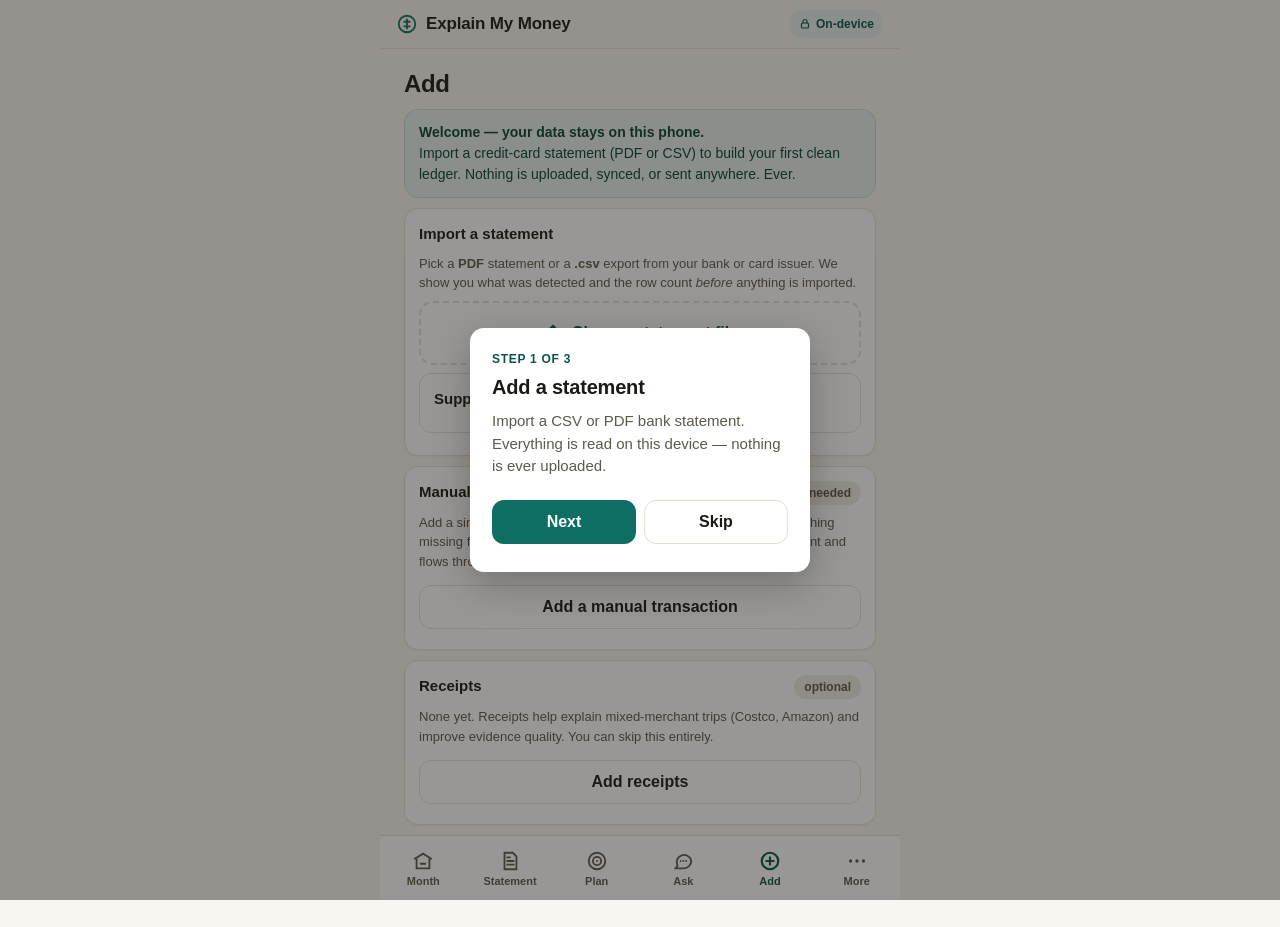
<file: index.html>
<!DOCTYPE html>
<html lang="en">
<head>
  <meta charset="utf-8">
  <!-- Mobile viewport: no zoom traps, respects safe areas -->
  <meta name="viewport" content="width=device-width, initial-scale=1, viewport-fit=cover">
  <meta name="theme-color" content="#1a5c3f">
  <meta name="description" content="Explain My Money — know where your money went, without connecting your bank. All processing happens on this device.">
  <title>Explain My Money</title>
  <!-- PWA / iOS install -->
  <link rel="manifest" href="manifest.webmanifest">
  <link rel="apple-touch-icon" href="icons/apple-touch-icon.png">
  <link rel="icon" type="image/png" sizes="192x192" href="icons/icon-192.png">
  <meta name="mobile-web-app-capable" content="yes">
  <meta name="apple-mobile-web-app-capable" content="yes">
  <meta name="apple-mobile-web-app-status-bar-style" content="default">
  <meta name="apple-mobile-web-app-title" content="My Money">
  <link rel="stylesheet" href="css/styles.css">
</head>
<body>
  <noscript>
    <p style="padding:2rem;font-family:system-ui">Explain My Money needs JavaScript to run its on-device pipeline. No data ever leaves this device.</p>
  </noscript>

  <div id="app" class="app" aria-live="off">
    <header class="topbar" id="topbar">
      <div class="brand">
        <span class="brand-mark" aria-hidden="true">
          <!-- inline SVG: simple ledger/coin mark, no external assets -->
          <svg viewBox="0 0 24 24" width="22" height="22" fill="none" stroke="currentColor" stroke-width="2" stroke-linecap="round">
            <circle cx="12" cy="12" r="9"/>
            <path d="M12 7v10M9 9.5h6M9 14.5h6"/>
          </svg>
        </span>
        <span class="brand-name">Explain My Money</span>
      </div>
      <span class="offline-badge" title="All financial processing happens on this device. The only network use is optional AI phrasing, sent only after you preview and approve it.">
        <svg viewBox="0 0 24 24" width="12" height="12" fill="none" stroke="currentColor" stroke-width="2.4" stroke-linecap="round" aria-hidden="true">
          <rect x="5" y="10" width="14" height="10" rx="2"/><path d="M8 10V7a4 4 0 0 1 8 0v3"/>
        </svg>
        On-device
      </span>
    </header>

    <main id="view" class="view" tabindex="-1"></main>

    <nav class="tabbar" id="tabbar" aria-label="Primary">
      <button type="button" class="tab" data-action="tab" data-tab="month" aria-label="Your Month">
        <svg viewBox="0 0 24 24" width="22" height="22" fill="none" stroke="currentColor" stroke-width="2" stroke-linecap="round" aria-hidden="true">
          <path d="M3 9.5 12 4l9 5.5"/><path d="M5 10v10h14V10"/><path d="M9.5 15h5"/>
        </svg>
        <span>Month</span>
      </button>
      <button type="button" class="tab" data-action="tab" data-tab="statement" aria-label="Clean statement">
        <svg viewBox="0 0 24 24" width="22" height="22" fill="none" stroke="currentColor" stroke-width="2" stroke-linecap="round" aria-hidden="true">
          <path d="M6 3h9l4 4v14H6z"/><path d="M9 12h7M9 16h7M9 8h3"/>
        </svg>
        <span>Statement</span>
      </button>
      <button type="button" class="tab" data-action="tab" data-tab="plan" aria-label="Plan">
        <svg viewBox="0 0 24 24" width="22" height="22" fill="none" stroke="currentColor" stroke-width="2" stroke-linecap="round" aria-hidden="true">
          <circle cx="12" cy="12" r="9"/><circle cx="12" cy="12" r="4.5"/><circle cx="12" cy="12" r="1" fill="currentColor" stroke="none"/>
        </svg>
        <span>Plan</span>
      </button>
      <button type="button" class="tab" data-action="tab" data-tab="ask" aria-label="Ask about your money">
        <svg viewBox="0 0 24 24" width="22" height="22" fill="none" stroke="currentColor" stroke-width="2" stroke-linecap="round" aria-hidden="true">
          <path d="M21 12a8 8 0 0 1-8 8H4l2-3a8 8 0 1 1 15-5z"/><path d="M9.5 12h.01M12.5 12h.01M15.5 12h.01"/>
        </svg>
        <span>Ask</span>
      </button>
      <button type="button" class="tab" data-action="tab" data-tab="add" aria-label="Add statements or receipts">
        <svg viewBox="0 0 24 24" width="22" height="22" fill="none" stroke="currentColor" stroke-width="2" stroke-linecap="round" aria-hidden="true">
          <circle cx="12" cy="12" r="9"/><path d="M12 8v8M8 12h8"/>
        </svg>
        <span>Add</span>
      </button>
      <button type="button" class="tab" data-action="tab" data-tab="more" aria-label="More: rules and privacy">
        <svg viewBox="0 0 24 24" width="22" height="22" fill="currentColor" aria-hidden="true">
          <circle cx="5" cy="12" r="1.8"/><circle cx="12" cy="12" r="1.8"/><circle cx="19" cy="12" r="1.8"/>
        </svg>
        <span>More</span>
      </button>
    </nav>
  </div>

  <script src="vendor/pdf.min.js"></script>
  <script src="vendor/tesseract.min.js"></script>
  <script src="js/engine.js"></script>
  <script src="js/parsers.js"></script>
  <script src="js/store.js"></script>
  <script src="js/ocr.js"></script>
  <script src="js/llm.js"></script>
  <script src="js/app.js"></script>
  <script>
    // PWA: offline shell via service worker (app itself makes zero network calls).
    if ('serviceWorker' in navigator && /^https?:$/.test(location.protocol)) {
      window.addEventListener('load', function () {
        navigator.serviceWorker.register('sw.js').catch(function () {});
      });
    }
  </script>
</body>
</html>
</file>
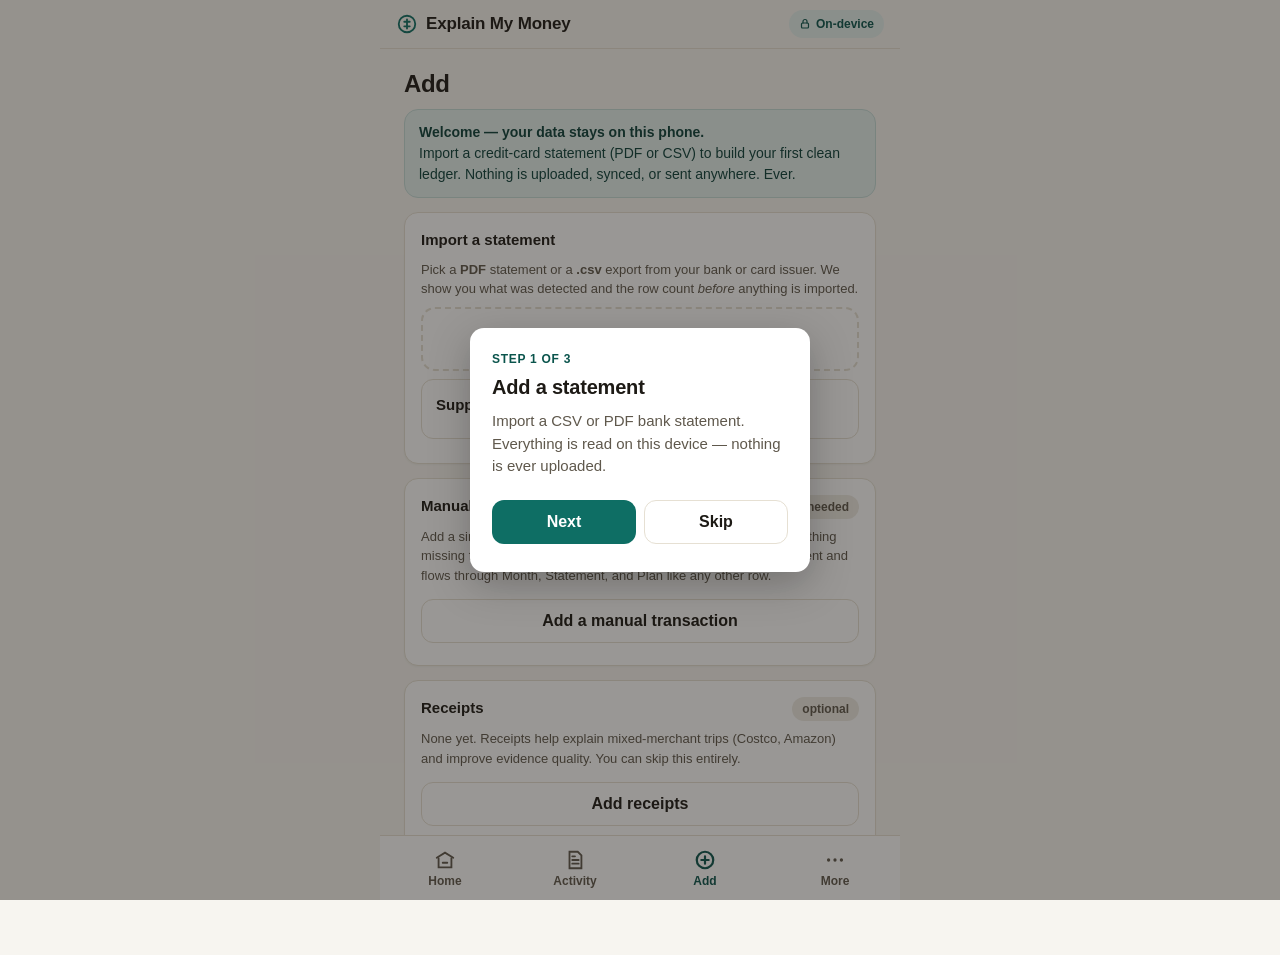
<file: apps/web/index.html>
<!DOCTYPE html>
<html lang="en">
<head>
  <meta charset="utf-8">
  <!-- Mobile viewport: no zoom traps, respects safe areas -->
  <meta name="viewport" content="width=device-width, initial-scale=1, viewport-fit=cover">
  <meta name="theme-color" content="#1a5c3f">
  <meta name="description" content="Explain My Money — know where your money went, without connecting your bank. All processing happens on this device.">
  <title>Explain My Money</title>
  <!-- PWA / iOS install -->
  <link rel="manifest" href="manifest.webmanifest">
  <link rel="apple-touch-icon" href="icons/apple-touch-icon.png">
  <link rel="icon" type="image/png" sizes="192x192" href="icons/icon-192.png">
  <meta name="mobile-web-app-capable" content="yes">
  <meta name="apple-mobile-web-app-capable" content="yes">
  <meta name="apple-mobile-web-app-status-bar-style" content="default">
  <meta name="apple-mobile-web-app-title" content="My Money">
  <link rel="stylesheet" href="css/styles.css">
</head>
<body>
  <noscript>
    <p style="padding:2rem;font-family:system-ui">Explain My Money needs JavaScript to run its on-device pipeline. No data ever leaves this device.</p>
  </noscript>

  <div id="app" class="app" aria-live="off">
    <header class="topbar" id="topbar">
      <div class="brand">
        <span class="brand-mark" aria-hidden="true">
          <!-- inline SVG: simple ledger/coin mark, no external assets -->
          <svg viewBox="0 0 24 24" width="22" height="22" fill="none" stroke="currentColor" stroke-width="2" stroke-linecap="round">
            <circle cx="12" cy="12" r="9"/>
            <path d="M12 7v10M9 9.5h6M9 14.5h6"/>
          </svg>
        </span>
        <span class="brand-name">Explain My Money</span>
      </div>
      <span class="offline-badge" title="All financial processing happens on this device. The only network use is optional AI phrasing, sent only after you preview and approve it.">
        <svg viewBox="0 0 24 24" width="12" height="12" fill="none" stroke="currentColor" stroke-width="2.4" stroke-linecap="round" aria-hidden="true">
          <rect x="5" y="10" width="14" height="10" rx="2"/><path d="M8 10V7a4 4 0 0 1 8 0v3"/>
        </svg>
        On-device
      </span>
    </header>

    <main id="view" class="view" tabindex="-1"></main>

    <nav class="tabbar" id="tabbar" aria-label="Primary">
      <button type="button" class="tab" data-action="tab" data-tab="home" aria-label="Home">
        <svg viewBox="0 0 24 24" width="22" height="22" fill="none" stroke="currentColor" stroke-width="2" stroke-linecap="round" aria-hidden="true">
          <path d="M3 9.5 12 4l9 5.5"/><path d="M5 10v10h14V10"/><path d="M9.5 15h5"/>
        </svg>
        <span>Home</span>
      </button>
      <button type="button" class="tab" data-action="tab" data-tab="activity" aria-label="Activity: transactions and review">
        <svg viewBox="0 0 24 24" width="22" height="22" fill="none" stroke="currentColor" stroke-width="2" stroke-linecap="round" aria-hidden="true">
          <path d="M6 3h9l4 4v14H6z"/><path d="M9 12h7M9 16h7M9 8h3"/>
        </svg>
        <span>Activity</span>
      </button>
      <button type="button" class="tab" data-action="tab" data-tab="add" aria-label="Add statements or receipts">
        <svg viewBox="0 0 24 24" width="22" height="22" fill="none" stroke="currentColor" stroke-width="2" stroke-linecap="round" aria-hidden="true">
          <circle cx="12" cy="12" r="9"/><path d="M12 8v8M8 12h8"/>
        </svg>
        <span>Add</span>
      </button>
      <button type="button" class="tab" data-action="tab" data-tab="more" aria-label="More: rules, plan and privacy">
        <svg viewBox="0 0 24 24" width="22" height="22" fill="currentColor" aria-hidden="true">
          <circle cx="5" cy="12" r="1.8"/><circle cx="12" cy="12" r="1.8"/><circle cx="19" cy="12" r="1.8"/>
        </svg>
        <span>More</span>
      </button>
    </nav>
  </div>

  <script src="vendor/pdf.min.js"></script>
  <script src="vendor/tesseract.min.js"></script>
  <script src="js/engine.js"></script>
  <script src="js/generic-table.js"></script>
  <script src="js/parsers.js"></script>
  <script src="js/store.js"></script>
  <script src="js/ocr.js"></script>
  <script src="js/llm.js"></script>
  <script src="js/lookup.js"></script>
  <script src="js/app.js"></script>
  <script>
    // PWA: offline shell via service worker (app itself makes zero network calls).
    if ('serviceWorker' in navigator && /^https?:$/.test(location.protocol)) {
      window.addEventListener('load', function () {
        navigator.serviceWorker.register('sw.js').catch(function () {});
      });
    }
  </script>
</body>
</html>
</file>
<file: css/styles.css>
/* Explain My Money — Gate 1 mobile web UI
   Mobile-first, no framework. System font stack only (no webfonts = no network).
   Calm palette, high contrast, touch targets >= 44px. */

:root {
  --bg: #f7f5f0;
  --card: #ffffff;
  --ink: #1d1a15;
  --muted: #5f584c;
  --faint: #8a8175;
  --line: #e6e0d3;
  --accent: #0e6e64;        /* deep teal */
  --accent-dark: #0a544c;
  --accent-soft: #e3efec;
  --warn: #8a5a00;
  --warn-soft: #faf0d7;
  --danger: #a4261f;
  --danger-soft: #f9e4e1;
  --ok: #1e6b34;
  --ok-soft: #e2f0e5;
  --radius: 14px;
  --tap: 44px;              /* minimum touch target */
  --maxw: 520px;
  --tabbar-h: 64px;
}

* { box-sizing: border-box; }
html { -webkit-text-size-adjust: 100%; }
body {
  margin: 0;
  background: var(--bg);
  color: var(--ink);
  font-family: -apple-system, BlinkMacSystemFont, "Segoe UI", Roboto, Helvetica, Arial, sans-serif;
  font-size: 16px;
  line-height: 1.5;
  -webkit-tap-highlight-color: transparent;
}

.app {
  max-width: var(--maxw);
  margin: 0 auto;
  min-height: 100dvh;
  display: flex;
  flex-direction: column;
  background: var(--bg);
}

/* ---------- top bar ---------- */
.topbar {
  position: sticky;
  top: 0;
  z-index: 20;
  display: flex;
  align-items: center;
  justify-content: space-between;
  padding: calc(10px + env(safe-area-inset-top)) 16px 10px;
  background: var(--bg);
  border-bottom: 1px solid var(--line);
}
.brand { display: flex; align-items: center; gap: 8px; }
.brand-mark { color: var(--accent); display: inline-flex; }
.brand-name { font-weight: 700; font-size: 17px; letter-spacing: -0.01em; }
.offline-badge {
  display: inline-flex; align-items: center; gap: 5px;
  font-size: 12px; font-weight: 600; color: var(--accent-dark);
  background: var(--accent-soft); border-radius: 999px; padding: 5px 10px;
  white-space: nowrap;
}

/* ---------- main view ---------- */
.view {
  flex: 1;
  padding: 16px 16px calc(var(--tabbar-h) + 28px + env(safe-area-inset-bottom));
  width: 100%;
}
.view:focus { outline: none; }

/* ---------- bottom tab bar ---------- */
.tabbar {
  position: fixed;
  bottom: 0; left: 0; right: 0;
  z-index: 30;
  display: flex;
  max-width: var(--maxw);
  margin: 0 auto;
  background: var(--card);
  border-top: 1px solid var(--line);
  padding-bottom: env(safe-area-inset-bottom);
  min-height: calc(var(--tabbar-h) + env(safe-area-inset-bottom));
}
.tab {
  flex: 1;
  display: flex; flex-direction: column; align-items: center; justify-content: center;
  gap: 3px;
  min-height: var(--tabbar-h);
  border: 0; background: none; color: var(--muted);
  font-size: 11px; font-weight: 600;
  cursor: pointer;
  padding: 6px 2px;
}
.tab svg { display: block; }
.tab.active { color: var(--accent-dark); }
.tab.active svg { stroke-width: 2.4; }
.tab:active { background: var(--accent-soft); }

/* ---------- generic components ---------- */
h1 { font-size: 24px; line-height: 1.25; margin: 4px 0 8px; letter-spacing: -0.015em; }
h2 { font-size: 18px; margin: 22px 0 8px; letter-spacing: -0.01em; }
h3 { font-size: 15px; margin: 16px 0 6px; }
p { margin: 8px 0; }
.small { font-size: 13px; color: var(--muted); }
.tiny { font-size: 12px; color: var(--faint); }

.card {
  background: var(--card);
  border: 1px solid var(--line);
  border-radius: var(--radius);
  padding: 14px;
  margin: 10px 0;
  box-shadow: 0 1px 2px rgba(30,25,15,.04);
}
.card.flush { padding: 0; overflow: hidden; }

.btn {
  display: inline-flex; align-items: center; justify-content: center; gap: 8px;
  min-height: var(--tap);
  padding: 10px 18px;
  border-radius: 12px;
  border: 1px solid transparent;
  font-size: 16px; font-weight: 600;
  cursor: pointer;
  background: var(--accent); color: #fff;
  width: 100%;
  margin: 6px 0;
}
.btn:active { background: var(--accent-dark); }
.btn.ghost { background: var(--card); color: var(--ink); border-color: var(--line); }
.btn.ghost:active { background: var(--accent-soft); }
.btn.danger { background: var(--danger); }
.btn.warn { background: var(--warn); }
.btn.smallbtn { width: auto; min-height: 40px; padding: 8px 14px; font-size: 14px; margin: 4px 4px 4px 0; }
.btn:disabled { opacity: .45; cursor: not-allowed; }
.btn-row { display: flex; gap: 8px; flex-wrap: wrap; }
.btn-row .btn { flex: 1; min-width: 140px; }

.chip {
  display: inline-flex; align-items: center;
  min-height: 40px;
  padding: 8px 14px; margin: 4px 6px 4px 0;
  border-radius: 999px;
  border: 1px solid var(--line);
  background: var(--card); color: var(--ink);
  font-size: 14px; font-weight: 600;
  cursor: pointer;
}
.chip:active { background: var(--accent-soft); border-color: var(--accent); }
.chip.on { background: var(--accent-soft); border-color: var(--accent); color: var(--accent-dark); }

.pill {
  display: inline-block;
  font-size: 12px; font-weight: 700;
  padding: 3px 10px; border-radius: 999px;
  background: var(--accent-soft); color: var(--accent-dark);
  white-space: nowrap;
}
.pill.warn { background: var(--warn-soft); color: var(--warn); }
.pill.bad { background: var(--danger-soft); color: var(--danger); }
.pill.ok { background: var(--ok-soft); color: var(--ok); }
.pill.dim { background: #efece4; color: var(--muted); }

.banner {
  border-radius: var(--radius);
  padding: 12px 14px;
  margin: 10px 0;
  font-size: 14px;
  border: 1px solid var(--line);
  background: var(--card);
}
.banner.info { background: var(--accent-soft); border-color: #c4dcd7; color: #0b3f39; }
.banner.warn { background: var(--warn-soft); border-color: #e8d5a3; color: #5c3d00; }
.banner.bad { background: var(--danger-soft); border-color: #eec2bd; color: #6d1712; }
.banner.ok { background: var(--ok-soft); border-color: #bfe0c6; color: #144a24; }

.empty {
  text-align: center; color: var(--muted);
  padding: 28px 18px; font-size: 15px;
}

/* ---------- forms ---------- */
label.f { display: block; margin: 12px 0 4px; font-weight: 600; font-size: 14px; }
input[type="text"], input[type="date"], input[type="number"], select, textarea {
  width: 100%;
  min-height: var(--tap);
  font-size: 16px; /* prevents iOS zoom */
  padding: 10px 12px;
  border: 1px solid var(--line);
  border-radius: 10px;
  background: var(--card); color: var(--ink);
  margin: 2px 0 6px;
}
textarea { min-height: 88px; resize: vertical; }
input:focus, select:focus, textarea:focus, button:focus-visible {
  outline: 3px solid var(--accent-soft);
  outline-offset: 1px;
  border-color: var(--accent);
}
.filepick {
  display: flex; align-items: center; justify-content: center; gap: 8px;
  min-height: 64px;
  border: 2px dashed var(--line); border-radius: var(--radius);
  background: var(--card); color: var(--accent-dark); font-weight: 700;
  cursor: pointer; text-align: center; padding: 12px;
  margin: 8px 0;
}
.filepick:active { background: var(--accent-soft); }
input[type="file"].hidden-file {
  position: absolute; width: 1px; height: 1px; opacity: 0; overflow: hidden;
}

/* ---------- statement / txn lists ---------- */
.tabs {
  display: flex; gap: 6px; overflow-x: auto;
  padding: 4px 2px 8px; margin: 0 -2px;
  -webkit-overflow-scrolling: touch;
}
.tabs .chip { flex: 0 0 auto; margin: 0; }
.count { font-weight: 700; background: rgba(0,0,0,.08); border-radius: 999px; padding: 0 7px; margin-left: 6px; font-size: 12px; }
.chip.on .count { background: rgba(255,255,255,.5); }

.txn {
  display: flex; align-items: center; gap: 10px;
  width: 100%; text-align: left;
  background: var(--card); border: 1px solid var(--line);
  border-radius: 12px; padding: 10px 12px; margin: 6px 0;
  min-height: 60px; cursor: pointer; color: var(--ink); font-size: 15px;
}
.txn:active { background: var(--accent-soft); }
.txn .t-main { flex: 1; min-width: 0; }
.txn .t-desc { font-weight: 600; white-space: nowrap; overflow: hidden; text-overflow: ellipsis; }
.txn .t-sub { font-size: 12px; color: var(--muted); }
.txn .t-amt { font-weight: 700; font-variant-numeric: tabular-nums; white-space: nowrap; }
.txn .t-amt.pos { color: var(--ok); }

.strip {
  background: var(--ink); color: #f7f5f0;
  border-radius: var(--radius);
  padding: 14px; margin: 10px 0;
}
.strip .s-row { display: flex; justify-content: space-between; font-size: 14px; padding: 3px 0; }
.strip .s-row span:last-child { font-variant-numeric: tabular-nums; font-weight: 600; }
.strip .s-net { border-top: 1px solid rgba(255,255,255,.25); margin-top: 8px; padding-top: 10px; font-size: 17px; }
.strip .s-net span:last-child { font-size: 22px; font-weight: 800; }
.strip .s-note { font-size: 12px; color: #cfc8b8; margin-top: 6px; }

/* ---------- pipeline ---------- */
.stage {
  background: var(--card); border: 1px solid var(--line);
  border-radius: 12px; margin: 8px 0; overflow: hidden;
}
.stage-head {
  display: flex; align-items: center; gap: 10px;
  width: 100%; min-height: 56px;
  background: none; border: 0; padding: 10px 14px;
  font-size: 15px; font-weight: 700; color: var(--ink);
  cursor: pointer; text-align: left;
}
.stage-head .n {
  flex: 0 0 auto; width: 26px; height: 26px; border-radius: 50%;
  display: inline-flex; align-items: center; justify-content: center;
  background: #efece4; color: var(--muted); font-size: 13px;
}
.stage.done .stage-head .n { background: var(--ok-soft); color: var(--ok); }
.stage.running .stage-head .n { background: var(--accent-soft); color: var(--accent-dark); }
.stage-head .t { flex: 1; }
.stage-head .c { font-size: 12px; color: var(--muted); font-weight: 600; }
.stage-body { border-top: 1px solid var(--line); padding: 10px 14px; font-size: 14px; }
.stage-body ul { margin: 6px 0; padding-left: 18px; }
.stage-body li { margin: 4px 0; }
.spin {
  width: 16px; height: 16px; border-radius: 50%;
  border: 2px solid var(--accent-soft); border-top-color: var(--accent);
  animation: spin 0.8s linear infinite; flex: 0 0 auto;
}
@keyframes spin { to { transform: rotate(360deg); } }
.progress { height: 8px; background: #efece4; border-radius: 999px; overflow: hidden; margin: 10px 0; }
.progress > div { height: 100%; background: var(--accent); width: 0%; transition: width .2s; }
/* PDF import job progress bar (mirrors .progress; id pdfjob-bar is updated in place). */
.pbar { height: 8px; background: #efece4; border-radius: 999px; overflow: hidden; margin: 10px 0; }
.pfill { height: 100%; background: var(--accent); width: 0%; transition: width .2s; }

/* ---------- detail tables ---------- */
.kv { width: 100%; border-collapse: collapse; font-size: 14px; }
.kv th, .kv td { text-align: left; padding: 7px 8px; border-bottom: 1px solid var(--line); vertical-align: top; }
.kv th { color: var(--muted); font-weight: 600; width: 38%; }
.mono { font-family: ui-monospace, SFMono-Regular, Menlo, Consolas, monospace; font-size: 13px; word-break: break-all; }
pre.brief {
  white-space: pre-wrap; word-wrap: break-word;
  font-family: inherit; font-size: 15px; line-height: 1.6;
  background: var(--card); border: 1px solid var(--line);
  border-radius: var(--radius); padding: 14px; margin: 10px 0;
}

/* ---------- month / cards ---------- */
.driver {
  display: flex; gap: 10px; align-items: center;
  width: 100%; text-align: left;
  background: var(--card); border: 1px solid var(--line); border-radius: 12px;
  padding: 10px 12px; margin: 6px 0; min-height: 56px;
  cursor: pointer; color: var(--ink); font-size: 15px;
}
.driver:active { background: var(--accent-soft); }
.driver .d-main { flex: 1; min-width: 0; }
.driver .d-name { font-weight: 700; white-space: nowrap; overflow: hidden; text-overflow: ellipsis; }
.driver .d-sub { font-size: 12px; color: var(--muted); }
.driver .d-amt { font-weight: 800; font-variant-numeric: tabular-nums; }
.bar-row { display: flex; align-items: center; gap: 8px; margin: 6px 0; font-size: 14px; }
.bar-row .b-label { flex: 0 0 38%; white-space: nowrap; overflow: hidden; text-overflow: ellipsis; }
.bar-row .b-track { flex: 1; height: 10px; background: #efece4; border-radius: 999px; overflow: hidden; }
.bar-row .b-fill { height: 100%; background: var(--accent); }
.bar-row .b-amt { flex: 0 0 auto; font-variant-numeric: tabular-nums; font-weight: 600; font-size: 13px; }
.meter { height: 12px; background: #efece4; border-radius: 999px; overflow: hidden; margin: 8px 0; }
.meter > div { height: 100%; background: var(--accent); }

/* ---------- receipts ---------- */
.receipt-grid { display: grid; grid-template-columns: 1fr 1fr; gap: 8px; }
.receipt-card { background: var(--card); border: 1px solid var(--line); border-radius: 12px; padding: 8px; font-size: 13px; }
.receipt-card img { width: 100%; height: 90px; object-fit: cover; border-radius: 8px; background: #efece4; display: block; }
.receipt-card .r-merchant { font-weight: 700; margin-top: 6px; white-space: nowrap; overflow: hidden; text-overflow: ellipsis; }

/* ---------- ask ---------- */
.qa { background: var(--card); border: 1px solid var(--line); border-radius: var(--radius); padding: 14px; margin: 10px 0; }
.qa .q { font-weight: 800; font-size: 16px; margin-bottom: 6px; }
.qa .a { font-size: 15px; }
.evidence {
  margin-top: 12px; padding-top: 10px;
  border-top: 1px dashed var(--line);
  font-size: 12px; color: var(--muted);
}
.evidence .ev-row { margin: 3px 0; }
.evidence strong { color: var(--ink); }
.src-txn { display: inline-block; margin: 2px 4px 2px 0; padding: 4px 10px; border-radius: 999px;
  background: var(--accent-soft); color: var(--accent-dark); font-size: 12px; font-weight: 700;
  border: 0; cursor: pointer; min-height: 32px; }

/* ---------- rules / privacy ---------- */
.rule { background: var(--card); border: 1px solid var(--line); border-radius: 12px; padding: 12px 14px; margin: 8px 0; }
.rule .r-head { display: flex; align-items: center; gap: 8px; }
.rule .r-name { font-weight: 700; flex: 1; }
.rule .r-scope { font-size: 13px; color: var(--muted); margin: 6px 0; }
.rule .r-actions { display: flex; gap: 8px; margin-top: 8px; }
.switch { display: inline-flex; align-items: center; gap: 8px; font-size: 14px; font-weight: 600; min-height: var(--tap); cursor: pointer; }
.switch input { width: 22px; height: 22px; accent-color: var(--accent); }
.radio { display: flex; align-items: flex-start; gap: 8px; font-size: 14px; margin: 6px 0; cursor: pointer; }
.radio input { width: 20px; height: 20px; margin-top: 1px; accent-color: var(--accent); flex: none; }

details.more { background: var(--card); border: 1px solid var(--line); border-radius: 12px; margin: 8px 0; padding: 4px 14px 10px; }
details.more summary { min-height: var(--tap); display: flex; align-items: center; font-weight: 700; cursor: pointer; font-size: 15px; }
details.more summary::-webkit-details-marker { color: var(--accent); }

.list-plain { margin: 6px 0; padding-left: 20px; font-size: 14px; }
.list-plain li { margin: 5px 0; }

/* side-by-side duplicate compare */
.duo { display: grid; grid-template-columns: 1fr 1fr; gap: 8px; }
.duo .txn { flex-direction: column; align-items: flex-start; cursor: default; }
.duo .txn .t-amt { margin-top: 4px; }

.headline-num { font-size: 34px; font-weight: 800; letter-spacing: -0.02em; font-variant-numeric: tabular-nums; margin: 2px 0; }
.headline-label { font-size: 13px; color: var(--muted); font-weight: 600; }

.section-head { display: flex; align-items: baseline; justify-content: space-between; gap: 8px; }
.linklike { background: none; border: 0; color: var(--accent-dark); font-weight: 700; font-size: 14px;
  cursor: pointer; padding: 8px 4px; min-height: var(--tap); text-decoration: underline; }

@media (min-width: 560px) {
  .view { padding-left: 24px; padding-right: 24px; }
}
@media (prefers-reduced-motion: reduce) {
  * { animation: none !important; transition: none !important; }
}

/* Phase 4: account coverage strip + inline rename */
.acct-head { display: flex; align-items: center; gap: 8px; }
.acct-name { font-size: 17px; font-weight: 700; border: 1px solid transparent; border-radius: 8px;
  padding: 4px 8px; background: transparent; width: 100%; max-width: 260px; }
.acct-name:hover { border-color: var(--line); }
.acct-name:focus { border-color: var(--accent); background: #fff; outline: none; }
.cov-strip { display: flex; gap: 4px; margin: 4px 0 2px; }
.cov { display: inline-block; width: 16px; height: 16px; border-radius: 4px; }
.cov.hit { background: var(--accent); }
.cov.miss { border: 1.5px solid var(--muted); background: transparent; }
.cov.legend { width: 12px; height: 12px; border-radius: 3px; vertical-align: -1px; }

/* Phase 4: first-run onboarding overlay */
#onboard { position: fixed; inset: 0; z-index: 200; background: rgba(30, 26, 20, 0.45);
  display: flex; align-items: center; justify-content: center; padding: 24px; }
.onboard-card { background: #fff; border-radius: 14px; padding: 22px; max-width: 340px;
  box-shadow: 0 12px 40px rgba(0, 0, 0, 0.25); }
.onboard-card h2 { margin: 4px 0 8px; font-size: 20px; }
.onboard-card p { margin: 0 0 16px; color: var(--muted); font-size: 15px; line-height: 1.5; }
.onboard-step { font-size: 12px; font-weight: 700; letter-spacing: 0.06em;
  text-transform: uppercase; color: var(--accent-dark); }
</file>
<file: apps/web/css/styles.css>
/* Explain My Money — Gate 1 mobile web UI
   Mobile-first, no framework. System font stack only (no webfonts = no network).
   Calm palette, high contrast, touch targets >= 44px. */

:root {
  --bg: #f7f5f0;
  --card: #ffffff;
  --ink: #1d1a15;
  --muted: #5f584c;
  --faint: #8a8175;
  --line: #e6e0d3;
  --accent: #0e6e64;        /* deep teal */
  --accent-dark: #0a544c;
  --accent-soft: #e3efec;
  --warn: #8a5a00;
  --warn-soft: #faf0d7;
  --danger: #a4261f;
  --danger-soft: #f9e4e1;
  --ok: #1e6b34;
  --ok-soft: #e2f0e5;
  --radius: 14px;
  --tap: 44px;              /* minimum touch target */
  --maxw: 520px;
  --tabbar-h: 64px;
}

* { box-sizing: border-box; }
html { -webkit-text-size-adjust: 100%; }
body {
  margin: 0;
  background: var(--bg);
  color: var(--ink);
  font-family: -apple-system, BlinkMacSystemFont, "Segoe UI", Roboto, Helvetica, Arial, sans-serif;
  font-size: 16px;
  line-height: 1.5;
  -webkit-tap-highlight-color: transparent;
}

.app {
  max-width: var(--maxw);
  margin: 0 auto;
  min-height: 100dvh;
  display: flex;
  flex-direction: column;
  background: var(--bg);
}

/* ---------- top bar ---------- */
.topbar {
  position: sticky;
  top: 0;
  z-index: 20;
  display: flex;
  align-items: center;
  justify-content: space-between;
  padding: calc(10px + env(safe-area-inset-top)) 16px 10px;
  background: var(--bg);
  border-bottom: 1px solid var(--line);
}
.brand { display: flex; align-items: center; gap: 8px; }
.brand-mark { color: var(--accent); display: inline-flex; }
.brand-name { font-weight: 700; font-size: 17px; letter-spacing: -0.01em; }
.offline-badge {
  display: inline-flex; align-items: center; gap: 5px;
  font-size: 12px; font-weight: 600; color: var(--accent-dark);
  background: var(--accent-soft); border-radius: 999px; padding: 5px 10px;
  white-space: nowrap;
}

/* ---------- main view ---------- */
.view {
  flex: 1;
  padding: 16px 16px calc(var(--tabbar-h) + 28px + env(safe-area-inset-bottom));
  width: 100%;
}
.view:focus { outline: none; }

/* ---------- bottom tab bar ---------- */
.tabbar {
  position: fixed;
  bottom: 0; left: 0; right: 0;
  z-index: 30;
  display: flex;
  max-width: var(--maxw);
  margin: 0 auto;
  background: var(--card);
  border-top: 1px solid var(--line);
  padding-bottom: env(safe-area-inset-bottom);
  min-height: calc(var(--tabbar-h) + env(safe-area-inset-bottom));
}
.tab {
  flex: 1;
  display: flex; flex-direction: column; align-items: center; justify-content: center;
  gap: 3px;
  min-height: var(--tabbar-h);
  border: 0; background: none; color: var(--muted);
  font-size: 12px; font-weight: 600;
  cursor: pointer;
  padding: 8px 2px;
}
.tab svg { display: block; }
.tab.active { color: var(--accent-dark); }
.tab.active svg { stroke-width: 2.4; }
.tab:active { background: var(--accent-soft); }

/* ---------- generic components ---------- */
h1 { font-size: 24px; line-height: 1.25; margin: 4px 0 8px; letter-spacing: -0.015em; }
h2 { font-size: 18px; margin: 22px 0 8px; letter-spacing: -0.01em; }
h3 { font-size: 15px; margin: 16px 0 6px; }
p { margin: 8px 0; }
.small { font-size: 13px; color: var(--muted); }
.tiny { font-size: 12px; color: var(--faint); }

.card {
  background: var(--card);
  border: 1px solid var(--line);
  border-radius: var(--radius);
  padding: 16px;
  margin: 14px 0;
  box-shadow: 0 1px 2px rgba(30,25,15,.04);
}
.card.flush { padding: 0; overflow: hidden; }

.btn {
  display: inline-flex; align-items: center; justify-content: center; gap: 8px;
  min-height: var(--tap);
  padding: 10px 18px;
  border-radius: 12px;
  border: 1px solid transparent;
  font-size: 16px; font-weight: 600;
  cursor: pointer;
  background: var(--accent); color: #fff;
  width: 100%;
  margin: 6px 0;
}
.btn:active { background: var(--accent-dark); }
.btn.ghost { background: var(--card); color: var(--ink); border-color: var(--line); }
.btn.ghost:active { background: var(--accent-soft); }
.btn.danger { background: var(--danger); }
.btn.warn { background: var(--warn); }
.btn.smallbtn { width: auto; min-height: 40px; padding: 8px 14px; font-size: 14px; margin: 4px 4px 4px 0; }
.btn:disabled { opacity: .45; cursor: not-allowed; }
.btn-row { display: flex; gap: 8px; flex-wrap: wrap; }
.btn-row .btn { flex: 1; min-width: 140px; }

.chip {
  display: inline-flex; align-items: center;
  min-height: 40px;
  padding: 8px 14px; margin: 4px 6px 4px 0;
  border-radius: 999px;
  border: 1px solid var(--line);
  background: var(--card); color: var(--ink);
  font-size: 14px; font-weight: 600;
  cursor: pointer;
}
.chip:active { background: var(--accent-soft); border-color: var(--accent); }
.chip.on { background: var(--accent-soft); border-color: var(--accent); color: var(--accent-dark); }

.pill {
  display: inline-block;
  font-size: 12px; font-weight: 700;
  padding: 3px 10px; border-radius: 999px;
  background: var(--accent-soft); color: var(--accent-dark);
  white-space: nowrap;
}
.pill.warn { background: var(--warn-soft); color: var(--warn); }
.pill.bad { background: var(--danger-soft); color: var(--danger); }
.pill.ok { background: var(--ok-soft); color: var(--ok); }
.pill.dim { background: #efece4; color: var(--muted); }

.banner {
  border-radius: var(--radius);
  padding: 12px 14px;
  margin: 10px 0;
  font-size: 14px;
  border: 1px solid var(--line);
  background: var(--card);
}
.banner.info { background: var(--accent-soft); border-color: #c4dcd7; color: #0b3f39; }
.banner.warn { background: var(--warn-soft); border-color: #e8d5a3; color: #5c3d00; }
.banner.bad { background: var(--danger-soft); border-color: #eec2bd; color: #6d1712; }
.banner.ok { background: var(--ok-soft); border-color: #bfe0c6; color: #144a24; }

.empty {
  text-align: center; color: var(--muted);
  padding: 28px 18px; font-size: 15px;
}

/* ---------- forms ---------- */
label.f { display: block; margin: 12px 0 4px; font-weight: 600; font-size: 14px; }
input[type="text"], input[type="date"], input[type="number"], select, textarea {
  width: 100%;
  min-height: var(--tap);
  font-size: 16px; /* prevents iOS zoom */
  padding: 10px 12px;
  border: 1px solid var(--line);
  border-radius: 10px;
  background: var(--card); color: var(--ink);
  margin: 2px 0 6px;
}
textarea { min-height: 88px; resize: vertical; }
input:focus, select:focus, textarea:focus, button:focus-visible {
  outline: 3px solid var(--accent-soft);
  outline-offset: 1px;
  border-color: var(--accent);
}
.filepick {
  display: flex; align-items: center; justify-content: center; gap: 8px;
  min-height: 64px;
  border: 2px dashed var(--line); border-radius: var(--radius);
  background: var(--card); color: var(--accent-dark); font-weight: 700;
  cursor: pointer; text-align: center; padding: 12px;
  margin: 8px 0;
}
.filepick:active { background: var(--accent-soft); }
input[type="file"].hidden-file {
  position: absolute; width: 1px; height: 1px; opacity: 0; overflow: hidden;
}

/* ---------- statement / txn lists ---------- */
.tabs {
  display: flex; gap: 6px; overflow-x: auto;
  padding: 4px 2px 8px; margin: 0 -2px;
  -webkit-overflow-scrolling: touch;
}
.tabs .chip { flex: 0 0 auto; margin: 0; }
.count { font-weight: 700; background: rgba(0,0,0,.08); border-radius: 999px; padding: 0 7px; margin-left: 6px; font-size: 12px; }
.chip.on .count { background: rgba(255,255,255,.5); }

.txn {
  display: flex; align-items: center; gap: 10px;
  width: 100%; text-align: left;
  background: var(--card); border: 1px solid var(--line);
  border-radius: 12px; padding: 10px 12px; margin: 6px 0;
  min-height: 60px; cursor: pointer; color: var(--ink); font-size: 15px;
}
.txn:active { background: var(--accent-soft); }
.txn .t-main { flex: 1; min-width: 0; }
.txn .t-desc { font-weight: 600; white-space: nowrap; overflow: hidden; text-overflow: ellipsis; }
.txn .t-sub { font-size: 12px; color: var(--muted); }
.txn .t-amt { font-weight: 700; font-variant-numeric: tabular-nums; white-space: nowrap; }
.txn .t-amt.pos { color: var(--ok); }

.strip {
  background: var(--ink); color: #f7f5f0;
  border-radius: var(--radius);
  padding: 14px; margin: 10px 0;
}
.strip .s-row { display: flex; justify-content: space-between; font-size: 14px; padding: 3px 0; }
.strip .s-row span:last-child { font-variant-numeric: tabular-nums; font-weight: 600; }
.strip .s-net { border-top: 1px solid rgba(255,255,255,.25); margin-top: 8px; padding-top: 10px; font-size: 17px; }
.strip .s-net span:last-child { font-size: 22px; font-weight: 800; }
.strip .s-note { font-size: 12px; color: #cfc8b8; margin-top: 6px; }

/* ---------- pipeline ---------- */
.stage {
  background: var(--card); border: 1px solid var(--line);
  border-radius: 12px; margin: 8px 0; overflow: hidden;
}
.stage-head {
  display: flex; align-items: center; gap: 10px;
  width: 100%; min-height: 56px;
  background: none; border: 0; padding: 10px 14px;
  font-size: 15px; font-weight: 700; color: var(--ink);
  cursor: pointer; text-align: left;
}
.stage-head .n {
  flex: 0 0 auto; width: 26px; height: 26px; border-radius: 50%;
  display: inline-flex; align-items: center; justify-content: center;
  background: #efece4; color: var(--muted); font-size: 13px;
}
.stage.done .stage-head .n { background: var(--ok-soft); color: var(--ok); }
.stage.running .stage-head .n { background: var(--accent-soft); color: var(--accent-dark); }
.stage-head .t { flex: 1; }
.stage-head .c { font-size: 12px; color: var(--muted); font-weight: 600; }
.stage-body { border-top: 1px solid var(--line); padding: 10px 14px; font-size: 14px; }
.stage-body ul { margin: 6px 0; padding-left: 18px; }
.stage-body li { margin: 4px 0; }
.spin {
  width: 16px; height: 16px; border-radius: 50%;
  border: 2px solid var(--accent-soft); border-top-color: var(--accent);
  animation: spin 0.8s linear infinite; flex: 0 0 auto;
}
@keyframes spin { to { transform: rotate(360deg); } }
.progress { height: 8px; background: #efece4; border-radius: 999px; overflow: hidden; margin: 10px 0; }
.progress > div { height: 100%; background: var(--accent); width: 0%; transition: width .2s; }
/* PDF import job progress bar (mirrors .progress; id pdfjob-bar is updated in place). */
.pbar { height: 8px; background: #efece4; border-radius: 999px; overflow: hidden; margin: 10px 0; }
.pfill { height: 100%; background: var(--accent); width: 0%; transition: width .2s; }

/* ---------- detail tables ---------- */
.kv { width: 100%; border-collapse: collapse; font-size: 14px; }
.kv th, .kv td { text-align: left; padding: 7px 8px; border-bottom: 1px solid var(--line); vertical-align: top; }
.kv th { color: var(--muted); font-weight: 600; width: 38%; }
.mono { font-family: ui-monospace, SFMono-Regular, Menlo, Consolas, monospace; font-size: 13px; word-break: break-all; }
pre.brief {
  white-space: pre-wrap; word-wrap: break-word;
  font-family: inherit; font-size: 15px; line-height: 1.6;
  background: var(--card); border: 1px solid var(--line);
  border-radius: var(--radius); padding: 14px; margin: 10px 0;
}

/* ---------- month / cards ---------- */
.driver {
  display: flex; gap: 10px; align-items: center;
  width: 100%; text-align: left;
  background: var(--card); border: 1px solid var(--line); border-radius: 12px;
  padding: 10px 12px; margin: 6px 0; min-height: 56px;
  cursor: pointer; color: var(--ink); font-size: 15px;
}
.driver:active { background: var(--accent-soft); }
.driver .d-main { flex: 1; min-width: 0; }
.driver .d-name { font-weight: 700; white-space: nowrap; overflow: hidden; text-overflow: ellipsis; }
.driver .d-sub { font-size: 12px; color: var(--muted); }
.driver .d-amt { font-weight: 800; font-variant-numeric: tabular-nums; }
.bar-row { display: flex; align-items: center; gap: 8px; margin: 6px 0; font-size: 14px; }
.bar-row .b-label { flex: 0 0 38%; white-space: nowrap; overflow: hidden; text-overflow: ellipsis; }
.bar-row .b-track { flex: 1; height: 10px; background: #efece4; border-radius: 999px; overflow: hidden; }
.bar-row .b-fill { height: 100%; background: var(--accent); }
.bar-row .b-amt { flex: 0 0 auto; font-variant-numeric: tabular-nums; font-weight: 600; font-size: 13px; }
.meter { height: 12px; background: #efece4; border-radius: 999px; overflow: hidden; margin: 8px 0; }
.meter > div { height: 100%; background: var(--accent); }

/* ---------- receipts ---------- */
.receipt-grid { display: grid; grid-template-columns: 1fr 1fr; gap: 8px; }
.receipt-card { background: var(--card); border: 1px solid var(--line); border-radius: 12px; padding: 8px; font-size: 13px; }
.receipt-card img { width: 100%; height: 90px; object-fit: cover; border-radius: 8px; background: #efece4; display: block; }
.receipt-card .r-merchant { font-weight: 700; margin-top: 6px; white-space: nowrap; overflow: hidden; text-overflow: ellipsis; }

/* ---------- ask ---------- */
.qa { background: var(--card); border: 1px solid var(--line); border-radius: var(--radius); padding: 14px; margin: 10px 0; }
.qa .q { font-weight: 800; font-size: 16px; margin-bottom: 6px; }
.qa .a { font-size: 15px; }
.evidence {
  margin-top: 12px; padding-top: 10px;
  border-top: 1px dashed var(--line);
  font-size: 12px; color: var(--muted);
}
.evidence .ev-row { margin: 3px 0; }
.evidence strong { color: var(--ink); }
.src-txn { display: inline-block; margin: 2px 4px 2px 0; padding: 4px 10px; border-radius: 999px;
  background: var(--accent-soft); color: var(--accent-dark); font-size: 12px; font-weight: 700;
  border: 0; cursor: pointer; min-height: 32px; }

/* ---------- rules / privacy ---------- */
.rule { background: var(--card); border: 1px solid var(--line); border-radius: 12px; padding: 12px 14px; margin: 8px 0; }
.rule .r-head { display: flex; align-items: center; gap: 8px; }
.rule .r-name { font-weight: 700; flex: 1; }
.rule .r-scope { font-size: 13px; color: var(--muted); margin: 6px 0; }
.rule .r-actions { display: flex; gap: 8px; margin-top: 8px; }
.switch { display: inline-flex; align-items: center; gap: 8px; font-size: 14px; font-weight: 600; min-height: var(--tap); cursor: pointer; }
.switch input { width: 22px; height: 22px; accent-color: var(--accent); }
.radio { display: flex; align-items: flex-start; gap: 8px; font-size: 14px; margin: 6px 0; cursor: pointer; }
.radio input { width: 20px; height: 20px; margin-top: 1px; accent-color: var(--accent); flex: none; }

details.more { background: var(--card); border: 1px solid var(--line); border-radius: 12px; margin: 8px 0; padding: 4px 14px 10px; }
details.more summary { min-height: var(--tap); display: flex; align-items: center; font-weight: 700; cursor: pointer; font-size: 15px; }
details.more summary::-webkit-details-marker { color: var(--accent); }

.list-plain { margin: 6px 0; padding-left: 20px; font-size: 14px; }
.list-plain li { margin: 5px 0; }

/* side-by-side duplicate compare */
.duo { display: grid; grid-template-columns: 1fr 1fr; gap: 8px; }
.duo .txn { flex-direction: column; align-items: flex-start; cursor: default; }
.duo .txn .t-amt { margin-top: 4px; }

.headline-num { font-size: 36px; font-weight: 800; letter-spacing: -0.02em; font-variant-numeric: tabular-nums; margin: 4px 0; }
.headline-label { font-size: 13px; color: var(--muted); font-weight: 600; }
/* Home hero: the month's net spend, visually anchored as the page's key figure */
.hero { border-top: 3px solid var(--accent); }
.hero-sub { font-size: 14px; color: var(--muted); margin: 0 0 8px; font-variant-numeric: tabular-nums; }

/* Home ask box: one-line input + Ask button side by side */
.ask-row { display: flex; gap: 8px; align-items: center; }
.ask-row input[type="text"] { flex: 1; min-width: 0; margin: 2px 0; }
.ask-row .btn { width: auto; flex: 0 0 auto; margin: 2px 0; padding-left: 22px; padding-right: 22px; }

.section-head { display: flex; align-items: baseline; justify-content: space-between; gap: 8px; }
.linklike { background: none; border: 0; color: var(--accent-dark); font-weight: 700; font-size: 14px;
  cursor: pointer; padding: 8px 4px; min-height: var(--tap); text-decoration: underline; }

/* Month tab: ‹ Month Year › navigator row */
.month-nav { display: flex; align-items: center; gap: 8px; }
.month-nav select { flex: 1; font-size: 17px; font-weight: 700; padding: 8px 10px; border: 1px solid var(--line);
  border-radius: 10px; background: var(--card); color: var(--ink); min-height: var(--tap); }
.month-nav .btn { min-width: 44px; }

@media (min-width: 560px) {
  .view { padding-left: 24px; padding-right: 24px; }
}
@media (prefers-reduced-motion: reduce) {
  * { animation: none !important; transition: none !important; }
}

/* Phase 4: account coverage strip + inline rename */
.acct-head { display: flex; align-items: center; gap: 8px; }
.acct-name { font-size: 17px; font-weight: 700; border: 1px solid transparent; border-radius: 8px;
  padding: 4px 8px; background: transparent; width: 100%; max-width: 260px; }
.acct-name:hover { border-color: var(--line); }
.acct-name:focus { border-color: var(--accent); background: #fff; outline: none; }
.cov-strip { display: flex; gap: 4px; margin: 4px 0 2px; }
.cov { display: inline-block; width: 16px; height: 16px; border-radius: 4px; }
.cov.hit { background: var(--accent); }
.cov.miss { border: 1.5px solid var(--muted); background: transparent; }
.cov.legend { width: 12px; height: 12px; border-radius: 3px; vertical-align: -1px; }

/* Phase 4: first-run onboarding overlay */
#onboard { position: fixed; inset: 0; z-index: 200; background: rgba(30, 26, 20, 0.45);
  display: flex; align-items: center; justify-content: center; padding: 24px; }
.onboard-card { background: #fff; border-radius: 14px; padding: 22px; max-width: 340px;
  box-shadow: 0 12px 40px rgba(0, 0, 0, 0.25); }
.onboard-card h2 { margin: 4px 0 8px; font-size: 20px; }
.onboard-card p { margin: 0 0 16px; color: var(--muted); font-size: 15px; line-height: 1.5; }
.onboard-step { font-size: 12px; font-weight: 700; letter-spacing: 0.06em;
  text-transform: uppercase; color: var(--accent-dark); }

/* Merchant lookup: non-blocking progress toast (floats above content) */
.lookup-toast { position: fixed; left: 50%; transform: translateX(-50%); bottom: 86px; z-index: 300;
  display: none; background: #2f2a24; color: #fff; border-radius: 12px; padding: 10px 16px;
  font-size: 14px; box-shadow: 0 6px 24px rgba(0, 0, 0, 0.3); max-width: 90%; text-align: center; }
</file>
